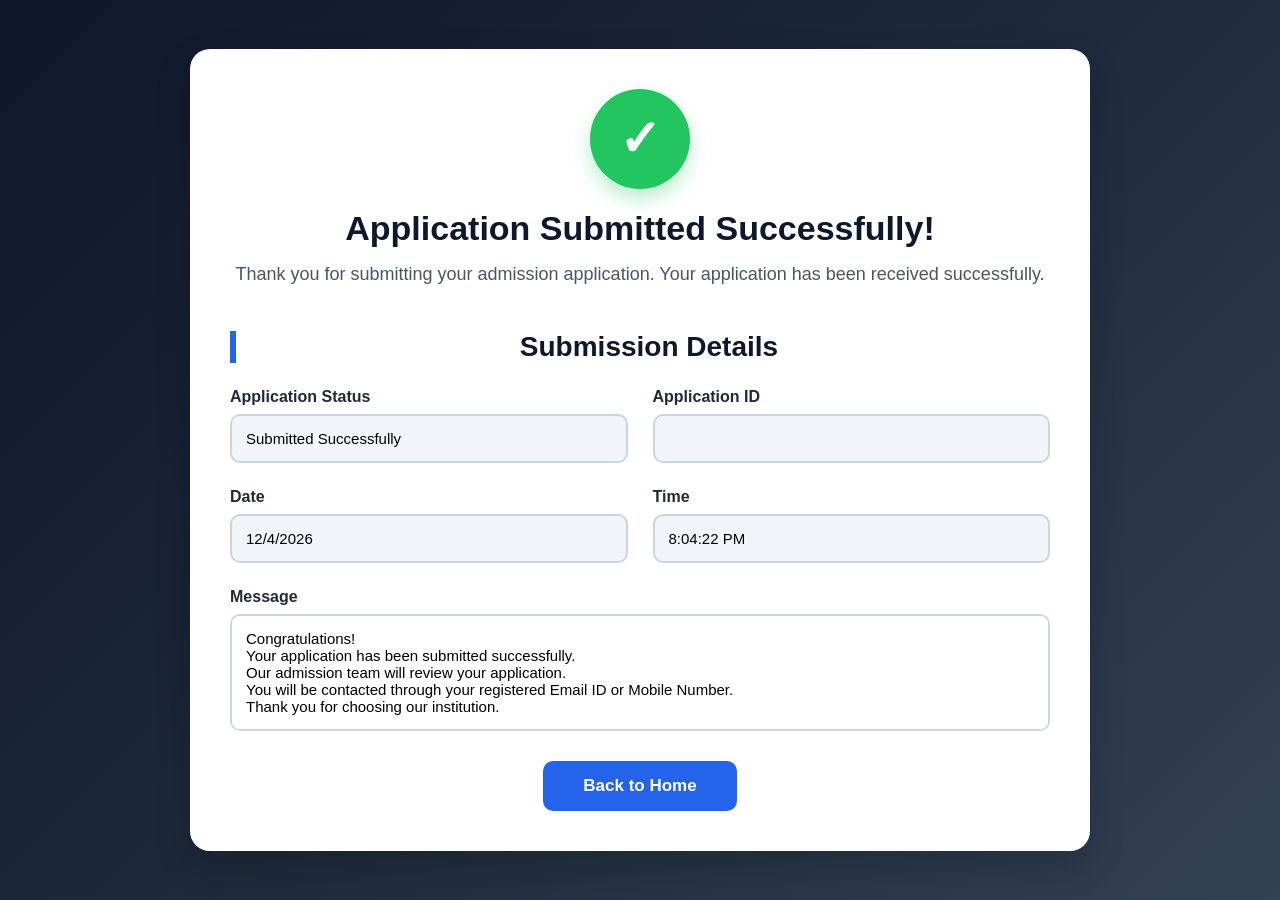
<file: live-demo/admission-system/success.html>
<!DOCTYPE html>
<html lang="en">
<head>
<meta charset="UTF-8">
<meta name="viewport" content="width=device-width, initial-scale=1.0">
<title>Application Submitted Successfully</title>
<link rel="stylesheet" href="style.css">
</head>
<body>
<div class="container">
<div class="success-card">
<div class="header">
<div class="success-icon">
✓
</div>
<h1 class="success-title">
Application Submitted Successfully!
</h1>
<p class="success-message">
Thank you for submitting your admission application.
Your application has been received successfully.
</p>
</div>
<div class="section-title">
<h2>Submission Details</h2>
</div>
<div class="success-details">
<div class="input-group">
<label>Application Status</label>
<input
type="text"
value="Submitted Successfully"
readonly>
</div>
<div class="input-group">
<label>Application ID</label>
<input
type="text"
id="applicationId"
readonly>
</div>
<div class="input-group">
<label>Date</label>
<input
type="text"
id="todayDate"
readonly>
</div>
<div class="input-group">
<label>Time</label>
<input
type="text"
id="currentTime"
readonly>
</div>
<div class="input-group full-width">
<label>Message</label>
<textarea readonly rows="5">
Congratulations!
Your application has been submitted successfully.
Our admission team will review your application.
You will be contacted through your registered Email ID or Mobile Number.
Thank you for choosing our institution.
</textarea>
</div>
</div>
<div class="button-container">
<a href="index.html" class="home-button">
Back to Home
</a>
</div>
</div>
</div>
<script>
document.getElementById("applicationId").value =
localStorage.getItem("applicationId");
</script>
<script>
const now=new Date();
document.getElementById("todayDate").value=now.toLocaleDateString();
document.getElementById("currentTime").value=now.toLocaleTimeString();
</script>
</body>
</html>
</file>
<file: live-demo/admission-system/style.css>
html{
scroll-behavior:smooth;
}
*{
margin:0;
padding:0;
box-sizing:border-box;
font-family:'Poppins',sans-serif;
}
body{
background:linear-gradient(135deg,#0f172a,#1e293b,#334155);
min-height:100vh;
display:flex;
justify-content:center;
align-items:center;
padding:40px;
}
.container{
width:100%;
display:flex;
justify-content:center;
}
.admission-card{
width:100%;
max-width:1100px;
background:white;
border-radius:20px;
padding:40px;
box-shadow:0 15px 35px rgba(0,0,0,0.25);
}
.header{
text-align:center;
margin-bottom:40px;
}
.logo{
width:90px;
height:90px;
background:#2563eb;
color:white;
border-radius:50%;
display:flex;
justify-content:center;
align-items:center;
font-size:36px;
font-weight:bold;
margin:0 auto 20px;
}
.header h1{
font-size:34px;
color:#0f172a;
margin-bottom:10px;
}
.header span{
color:red;
font-weight:bold;
}
.section-title{
margin-bottom:25px;
}
.section-title h2{
color:#0f172a;
font-size:28px;
border-left:6px solid #2563eb;
padding-left:12px;
}
.form-grid{
display:grid;
grid-template-columns:repeat(2,1fr);
gap:25px;
margin-bottom:40px;
}
form > div{
margin-bottom:50px;
}
.input-group{
display:flex;
flex-direction:column;
}
.full-width{
grid-column:1/3;
}
.input-group label{
font-size:16px;
font-weight:600;
color:#1e293b;
margin-bottom:8px;
}
.input-group input{
width:100%;
padding:14px;
border:2px solid  #cbd5e1;
border-radius:10px;
font-size:15px;
outline:none;
transition:0.3s;
background:#ffffff;
}
.input-group select{
width:100%;
padding:14px;
border:2px solid#cbd5e1;
border-radius:10px;
font-size:15px;
outline:none;
transition:0.3s;
background:white;
cursor:pointer;
}
.input-group textarea{
width:100%;
padding:14px;
border:2px solid #cbd5e1;
border-radius:10px;
font-size:15px;
outline:none;
resize:none;
transition:0.3s;
}
.input-group input[type="file"]{
padding:10px;
background:#f8fafc;
cursor:pointer;
border:2px dashed #2563eb;
}
.radio-group{
display:flex;
gap:25px;
margin-top:8px;
}
.radio-group label{
display:flex;
align-items:center;
gap:8px;
font-weight:500;
cursor:pointer;
}
input[type=checkbox]{
margin-right:10px;
transform:scale(1.2);
cursor:pointer;
}
.input-group input:focus,
.input-group select:focus,
.input-group textarea:focus{
border-color:#2563eb;
box-shadow:0 0 10px rgba(37,99,235,0.2);
}
input::placeholder,
textarea::placeholder{
color:#94a3b8;
}
.button-container{
display:flex;
justify-content:center;
margin-top:30px;
}
.button-container{
justify-content:center;
}
.button-container button{
width:100%;
max-width:300px;
padding:14px;
font-size:16px;
}
.button-container button:hover{
background:#1d4ed8;
transform:translateY(-3px);
box-shadow:0 10px 20px rgba(37,99,235,0.3);
}
label span{
color:red;
}
input[readonly]{
background:#f1f5f9;
cursor:not-allowed;
}
input:valid,
select:valid,
textarea:valid{
border-color:#22c55e;
}
input:invalid{
border-color:#cbd5e1;
}
.admission-card,
.input-group,
.button-container{
animation:fadeIn 0.8s ease;
}
@keyframes fadeIn{
0%{
opacity:0;
transform:translateY(20px);
}
100%{
opacity:1;
transform:translateY(0);
}
}
::-webkit-scrollbar{
width:10px;
}
::-webkit-scrollbar-thumb{
background:#2563eb;
border-radius:20px;
}
@media(max-width:900px){
.admission-card{
padding:25px;
}
.form-grid{
grid-template-columns:1fr;
}
.full-width{
grid-column:auto;
}
.header h1{
font-size:28px;
}
.section-title h2{
font-size:24px;
}
}
@media(max-width:600px){
body{
padding:15px;
}
.admission-card{
padding:20px;
border-radius:15px;
}
.logo{
width:70px;
height:70px;
}
.header h1{
font-size:22px;
}
.header p{
font-size:14px;
}
.input-group label{
font-size:14px;
}
.input-group input,
.input-group select,
.input-group textarea{
font-size:14px;
padding:12px;
}
.button-container button{
width:100%;
padding:14px;
font-size:16px;
}
}
body{
padding-bottom:40px;
}
.success-card{
width:100%;
max-width:900px;
background:white;
border-radius:20px;
padding:40px;
box-shadow:0 15px 35px rgba(0,0,0,0.2);
text-align:center;
}
.success-icon{
width:100px;
height:100px;
background:#22c55e;
color:white;
border-radius:50%;
display:flex;
justify-content:center;
align-items:center;
font-size:50px;
font-weight:bold;
margin:0 auto 20px;
box-shadow:0 10px 20px rgba(34,197,94,0.3);
}
.success-title{
font-size:36px;
color:#22c55e;
margin-bottom:15px;
}
.success-message{
font-size:18px;
color:#475569;
margin-bottom:35px;
line-height:1.8;
}
.success-details{
display:grid;
grid-template-columns:repeat(2,1fr);
gap:25px;
margin-bottom:30px;
}
.success-details .input-group{
text-align:left;
}
.home-button{
display:inline-block;
background:#2563eb;
color:white;
padding:15px 40px;
border-radius:10px;
text-decoration:none;
font-size:17px;
font-weight:600;
transition:0.3s;
}
.home-button:hover{
background:#1d4ed8;
transform:translateY(-3px);
box-shadow:0 10px 20px rgba(37,99,235,0.3);
}
@media(max-width:768px){
.success-card{
padding:25px;
}
.success-details{
grid-template-columns:1fr;
}
.success-title{
font-size:28px;
}
.success-message{
font-size:16px;
}
.success-icon{
width:80px;
height:80px;
font-size:40px;
}
}
button:disabled{
background:#888;
cursor:not-allowed;
opacity:8;
}
</file>
